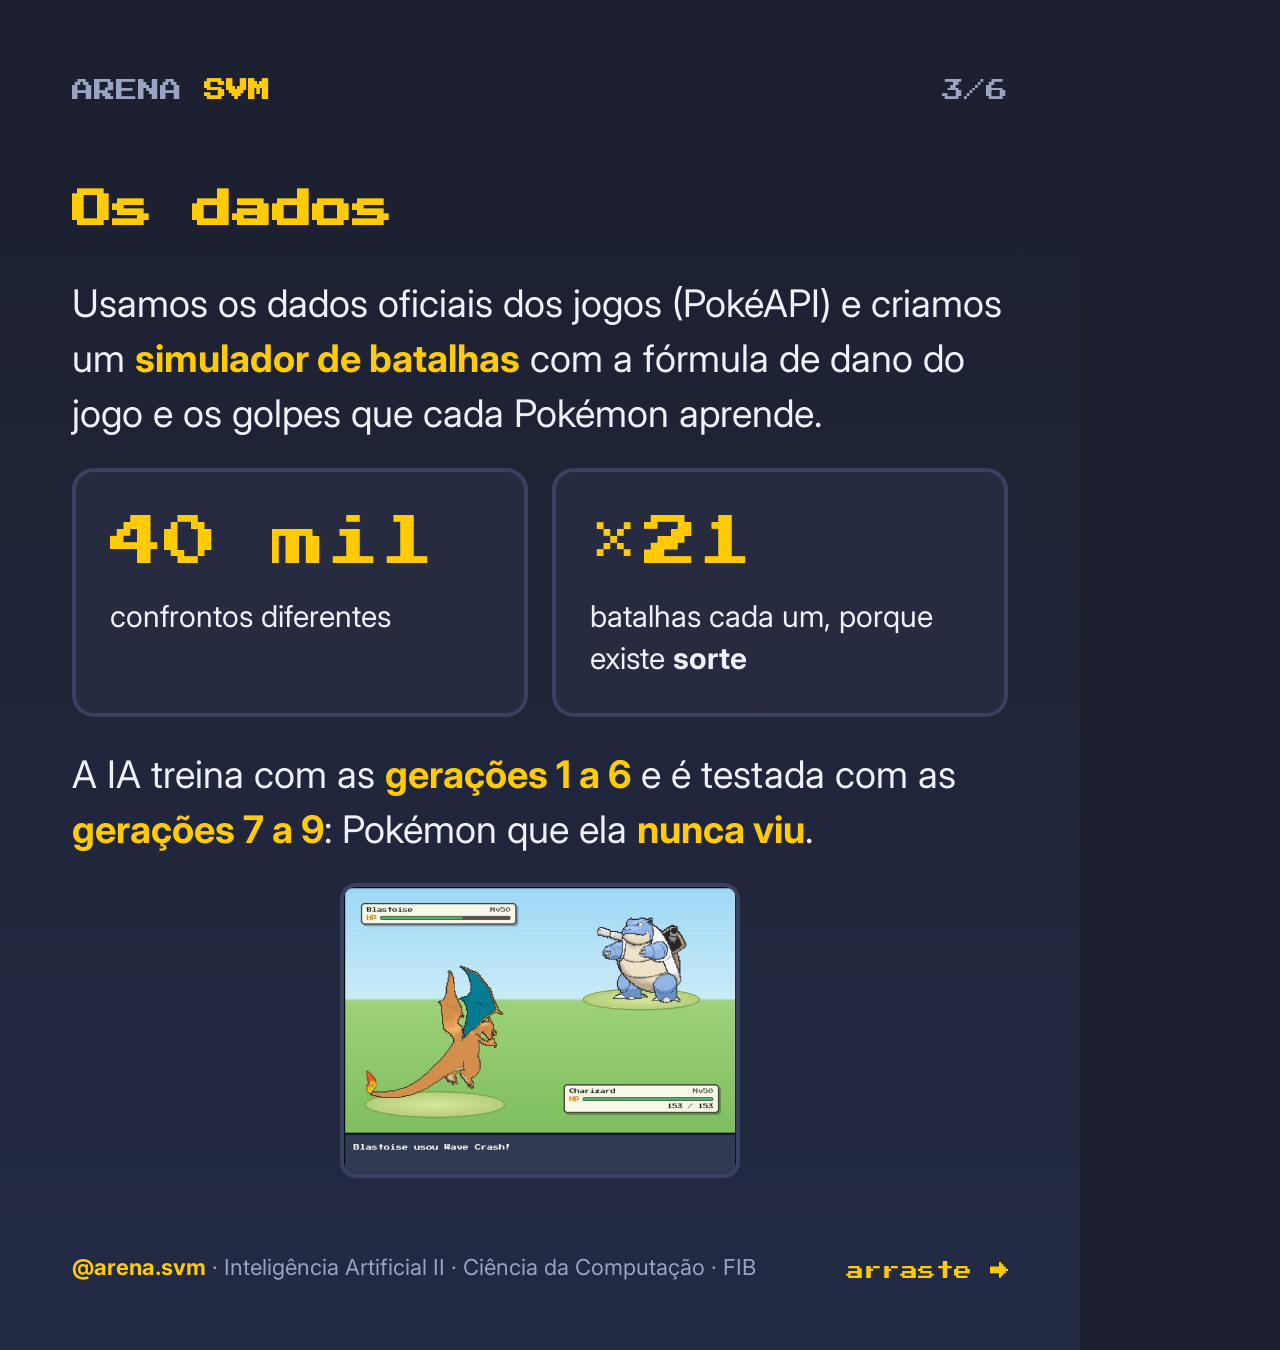
<file: docs/entregas/instagram/card_3.html>
<!doctype html><html lang="pt-BR"><head><meta charset="utf-8"><link href="https://fonts.googleapis.com/css2?family=Press+Start+2P&family=Inter:wght@400;600;700;800&display=swap" rel="stylesheet"><style>
:root { --fundo:#1b1f2e; --cartao:#262b3f; --borda:#3a4160; --texto:#eef1f8; --suave:#9aa3bf; --amarelo:#ffcb05;
        --azul:#3d7dca; --verde:#3fbf5f; --vermelho:#e2453c; --pixel:"Press Start 2P",monospace; }
* { box-sizing:border-box; margin:0; padding:0; }
body { font-family:Inter,system-ui,sans-serif; }
.px { font-family:var(--pixel); }
img.spr { image-rendering:pixelated; }

body { width:1080px; height:1350px; background:var(--fundo); color:var(--texto); overflow:hidden; }
.card { width:1080px; height:1350px; padding:80px 72px 70px; display:flex; flex-direction:column; position:relative;
        background:linear-gradient(180deg,#1b1f2e 0%,#232a44 100%); }
.topo { display:flex; justify-content:space-between; align-items:center; font-family:var(--pixel); font-size:22px; color:var(--suave); }
.topo b { color:var(--amarelo); }
h1 { font-family:var(--pixel); font-size:58px; line-height:1.6; margin:0 0 40px; }
h1 em { color:var(--amarelo); font-style:normal; }
h2 { font-family:var(--pixel); font-size:40px; line-height:1.6; margin:50px 0 34px; color:var(--amarelo); }
p { font-size:38px; line-height:1.45; margin-bottom:26px; }
p b, li b { color:var(--amarelo); }
.suave { color:var(--suave); }
.caixa { background:var(--cartao); border:4px solid var(--borda); border-radius:22px; padding:34px; }
.num { font-family:var(--pixel); font-size:54px; color:var(--amarelo); display:block; margin-bottom:14px; }
.grade { display:grid; grid-template-columns:1fr 1fr; gap:24px; }
.grade .caixa { font-size:30px; line-height:1.4; }
.miolo { flex:1; display:flex; flex-direction:column; justify-content:center; }
.miolo > h2:first-child, .miolo > h1:first-child { margin-top:0; }
.rodape { display:flex; justify-content:space-between; align-items:flex-end; font-size:22px; color:var(--suave); }
.rodape .px { font-size:18px; color:var(--amarelo); }
.vs { display:flex; align-items:flex-end; justify-content:center; gap:10px; margin:10px 0 0; }
.vs img { width:430px; height:430px; }
.vs span { font-family:var(--pixel); font-size:54px; color:var(--vermelho); padding-bottom:150px; }
</style></head>
<body><div class="card"><div class="topo"><span>ARENA <b>SVM</b></span><span>3/6</span></div><div class="miolo"><h2>Os dados</h2>
    <p>Usamos os dados oficiais dos jogos (PokéAPI) e criamos um <b>simulador de batalhas</b> com a fórmula de dano
       do jogo e os golpes que cada Pokémon aprende.</p>
    <div class="grade">
      <div class="caixa"><span class="num">40 mil</span>confrontos diferentes</div>
      <div class="caixa"><span class="num">×21</span>batalhas cada um, porque existe <b>sorte</b></div>
    </div>
    <p style="margin-top:30px">A IA treina com as <b>gerações 1 a 6</b> e é testada com as <b>gerações 7 a 9</b>:
       Pokémon que ela <b>nunca viu</b>.</p>
    <img src="../../img/arena_batalha.png" style="width:400px;align-self:center;border-radius:16px;border:4px solid var(--borda)"></div>
<div class="rodape"><span><b style="color:var(--amarelo)">@arena.svm</b> · Inteligência Artificial II · Ciência da Computação · FIB</span><span class="px">arraste →</span></div>
</div></body></html>
</file>
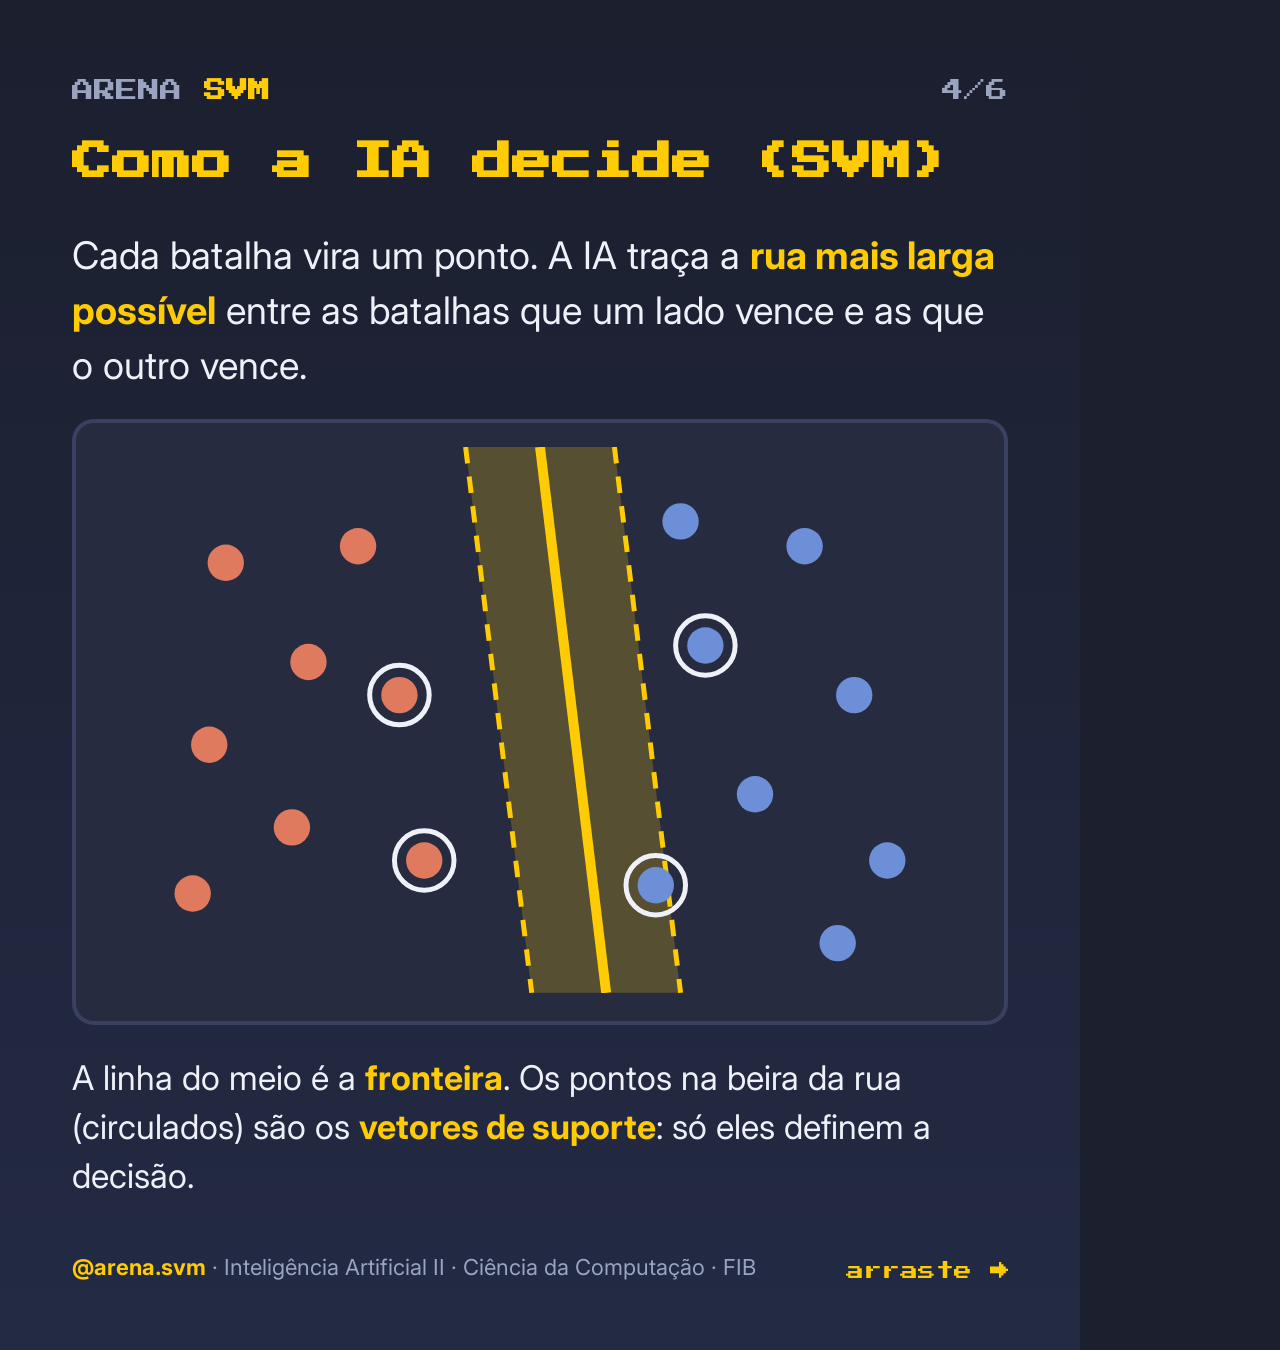
<file: docs/entregas/instagram/card_4.html>
<!doctype html><html lang="pt-BR"><head><meta charset="utf-8"><link href="https://fonts.googleapis.com/css2?family=Press+Start+2P&family=Inter:wght@400;600;700;800&display=swap" rel="stylesheet"><style>
:root { --fundo:#1b1f2e; --cartao:#262b3f; --borda:#3a4160; --texto:#eef1f8; --suave:#9aa3bf; --amarelo:#ffcb05;
        --azul:#3d7dca; --verde:#3fbf5f; --vermelho:#e2453c; --pixel:"Press Start 2P",monospace; }
* { box-sizing:border-box; margin:0; padding:0; }
body { font-family:Inter,system-ui,sans-serif; }
.px { font-family:var(--pixel); }
img.spr { image-rendering:pixelated; }

body { width:1080px; height:1350px; background:var(--fundo); color:var(--texto); overflow:hidden; }
.card { width:1080px; height:1350px; padding:80px 72px 70px; display:flex; flex-direction:column; position:relative;
        background:linear-gradient(180deg,#1b1f2e 0%,#232a44 100%); }
.topo { display:flex; justify-content:space-between; align-items:center; font-family:var(--pixel); font-size:22px; color:var(--suave); }
.topo b { color:var(--amarelo); }
h1 { font-family:var(--pixel); font-size:58px; line-height:1.6; margin:0 0 40px; }
h1 em { color:var(--amarelo); font-style:normal; }
h2 { font-family:var(--pixel); font-size:40px; line-height:1.6; margin:50px 0 34px; color:var(--amarelo); }
p { font-size:38px; line-height:1.45; margin-bottom:26px; }
p b, li b { color:var(--amarelo); }
.suave { color:var(--suave); }
.caixa { background:var(--cartao); border:4px solid var(--borda); border-radius:22px; padding:34px; }
.num { font-family:var(--pixel); font-size:54px; color:var(--amarelo); display:block; margin-bottom:14px; }
.grade { display:grid; grid-template-columns:1fr 1fr; gap:24px; }
.grade .caixa { font-size:30px; line-height:1.4; }
.miolo { flex:1; display:flex; flex-direction:column; justify-content:center; }
.miolo > h2:first-child, .miolo > h1:first-child { margin-top:0; }
.rodape { display:flex; justify-content:space-between; align-items:flex-end; font-size:22px; color:var(--suave); }
.rodape .px { font-size:18px; color:var(--amarelo); }
.vs { display:flex; align-items:flex-end; justify-content:center; gap:10px; margin:10px 0 0; }
.vs img { width:430px; height:430px; }
.vs span { font-family:var(--pixel); font-size:54px; color:var(--vermelho); padding-bottom:150px; }
</style></head>
<body><div class="card"><div class="topo"><span>ARENA <b>SVM</b></span><span>4/6</span></div><div class="miolo"><h2>Como a IA decide (SVM)</h2>
    <p>Cada batalha vira um ponto. A IA traça a <b>rua mais larga possível</b> entre as batalhas que um lado vence e as
       que o outro vence.</p>
    <div class="caixa" style="padding:24px 34px"><svg viewBox="0 0 520 330" width="100%" xmlns="http://www.w3.org/2000/svg">
      <polygon points="215,0 305,0 345,330 255,330" fill="#ffcb05" opacity=".22"/>
      <line x1="215" y1="0" x2="255" y2="330" stroke="#ffcb05" stroke-width="3" stroke-dasharray="10 8"/>
      <line x1="305" y1="0" x2="345" y2="330" stroke="#ffcb05" stroke-width="3" stroke-dasharray="10 8"/>
      <line x1="260" y1="0" x2="300" y2="330" stroke="#ffcb05" stroke-width="6"/><circle cx="70" cy="70" r="11" fill="#e07a5f"/><circle cx="120" cy="130" r="11" fill="#e07a5f"/><circle cx="60" cy="180" r="11" fill="#e07a5f"/><circle cx="150" cy="60" r="11" fill="#e07a5f"/><circle cx="110" cy="230" r="11" fill="#e07a5f"/><circle cx="175" cy="150" r="11" fill="#e07a5f"/><circle cx="175" cy="150" r="18" fill="none" stroke="#eef1f8" stroke-width="3"/><circle cx="50" cy="270" r="11" fill="#e07a5f"/><circle cx="190" cy="250" r="11" fill="#e07a5f"/><circle cx="190" cy="250" r="18" fill="none" stroke="#eef1f8" stroke-width="3"/><circle cx="420" cy="60" r="11" fill="#6c8fd8"/><circle cx="360" cy="120" r="11" fill="#6c8fd8"/><circle cx="360" cy="120" r="18" fill="none" stroke="#eef1f8" stroke-width="3"/><circle cx="450" cy="150" r="11" fill="#6c8fd8"/><circle cx="390" cy="210" r="11" fill="#6c8fd8"/><circle cx="470" cy="250" r="11" fill="#6c8fd8"/><circle cx="330" cy="265" r="11" fill="#6c8fd8"/><circle cx="330" cy="265" r="18" fill="none" stroke="#eef1f8" stroke-width="3"/><circle cx="440" cy="300" r="11" fill="#6c8fd8"/><circle cx="345" cy="45" r="11" fill="#6c8fd8"/></svg></div>
    <p style="margin-top:28px;font-size:34px">A linha do meio é a <b>fronteira</b>. Os pontos na beira da rua (circulados) são os
       <b>vetores de suporte</b>: só eles definem a decisão.</p></div>
<div class="rodape"><span><b style="color:var(--amarelo)">@arena.svm</b> · Inteligência Artificial II · Ciência da Computação · FIB</span><span class="px">arraste →</span></div>
</div></body></html>
</file>
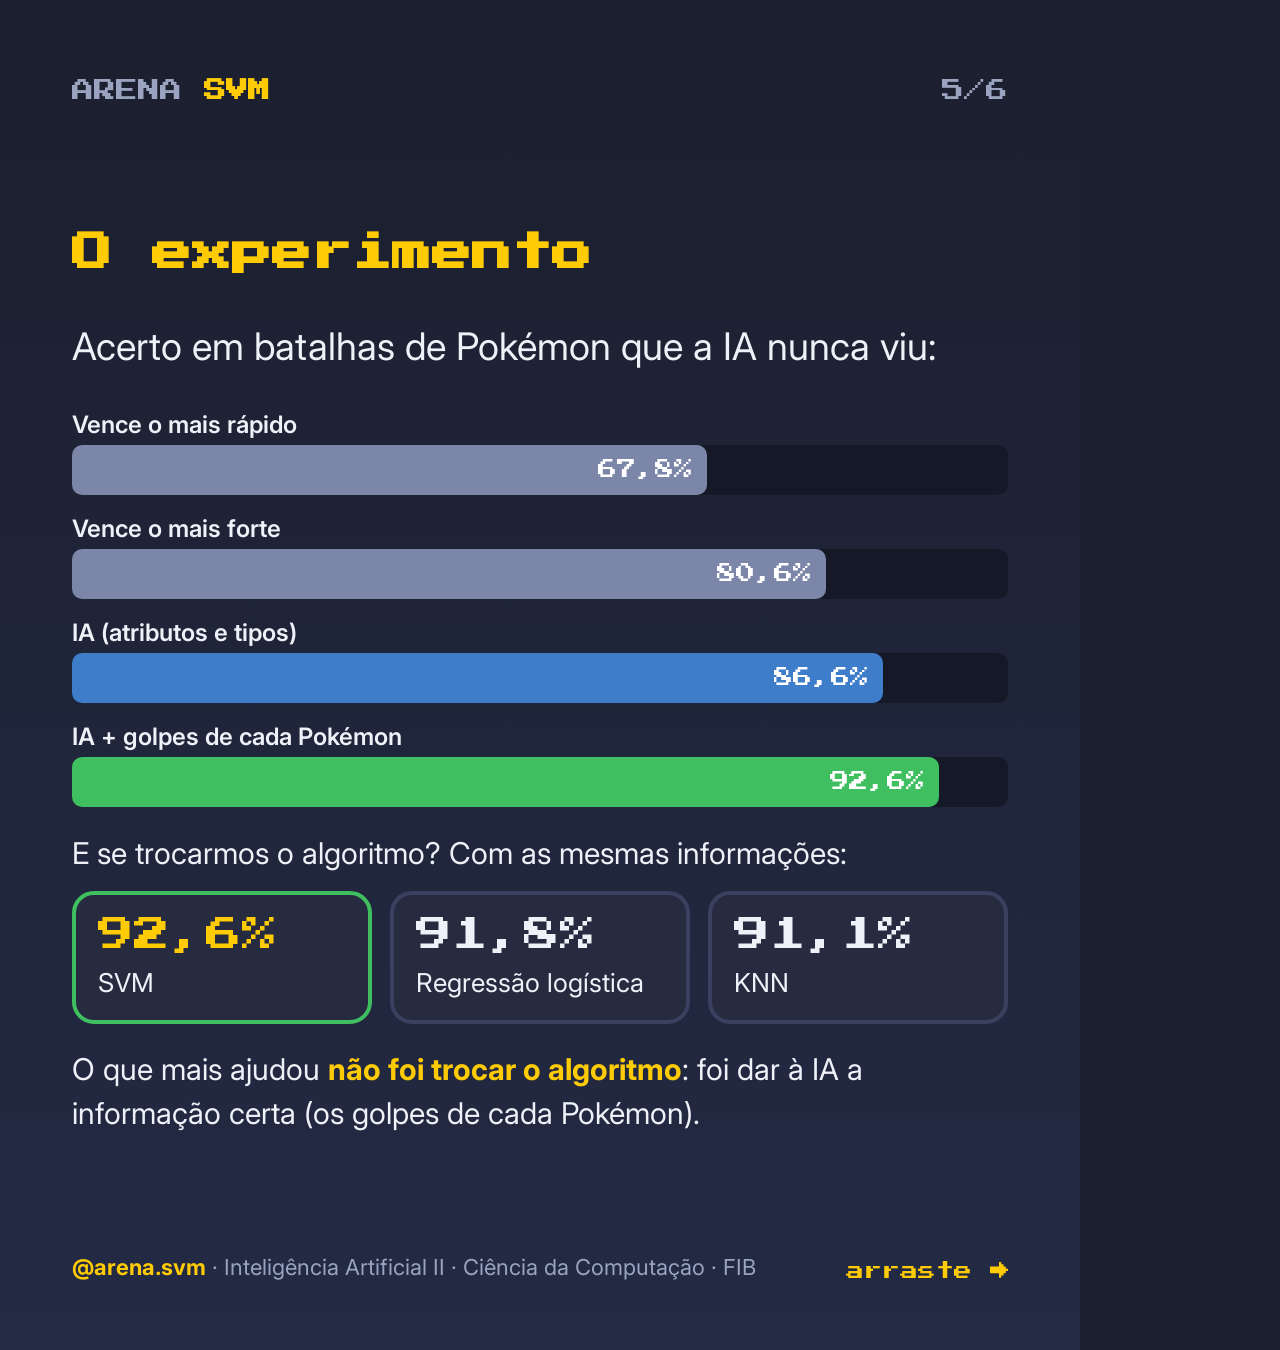
<file: docs/entregas/instagram/card_5.html>
<!doctype html><html lang="pt-BR"><head><meta charset="utf-8"><link href="https://fonts.googleapis.com/css2?family=Press+Start+2P&family=Inter:wght@400;600;700;800&display=swap" rel="stylesheet"><style>
:root { --fundo:#1b1f2e; --cartao:#262b3f; --borda:#3a4160; --texto:#eef1f8; --suave:#9aa3bf; --amarelo:#ffcb05;
        --azul:#3d7dca; --verde:#3fbf5f; --vermelho:#e2453c; --pixel:"Press Start 2P",monospace; }
* { box-sizing:border-box; margin:0; padding:0; }
body { font-family:Inter,system-ui,sans-serif; }
.px { font-family:var(--pixel); }
img.spr { image-rendering:pixelated; }

body { width:1080px; height:1350px; background:var(--fundo); color:var(--texto); overflow:hidden; }
.card { width:1080px; height:1350px; padding:80px 72px 70px; display:flex; flex-direction:column; position:relative;
        background:linear-gradient(180deg,#1b1f2e 0%,#232a44 100%); }
.topo { display:flex; justify-content:space-between; align-items:center; font-family:var(--pixel); font-size:22px; color:var(--suave); }
.topo b { color:var(--amarelo); }
h1 { font-family:var(--pixel); font-size:58px; line-height:1.6; margin:0 0 40px; }
h1 em { color:var(--amarelo); font-style:normal; }
h2 { font-family:var(--pixel); font-size:40px; line-height:1.6; margin:50px 0 34px; color:var(--amarelo); }
p { font-size:38px; line-height:1.45; margin-bottom:26px; }
p b, li b { color:var(--amarelo); }
.suave { color:var(--suave); }
.caixa { background:var(--cartao); border:4px solid var(--borda); border-radius:22px; padding:34px; }
.num { font-family:var(--pixel); font-size:54px; color:var(--amarelo); display:block; margin-bottom:14px; }
.grade { display:grid; grid-template-columns:1fr 1fr; gap:24px; }
.grade .caixa { font-size:30px; line-height:1.4; }
.miolo { flex:1; display:flex; flex-direction:column; justify-content:center; }
.miolo > h2:first-child, .miolo > h1:first-child { margin-top:0; }
.rodape { display:flex; justify-content:space-between; align-items:flex-end; font-size:22px; color:var(--suave); }
.rodape .px { font-size:18px; color:var(--amarelo); }
.vs { display:flex; align-items:flex-end; justify-content:center; gap:10px; margin:10px 0 0; }
.vs img { width:430px; height:430px; }
.vs span { font-family:var(--pixel); font-size:54px; color:var(--vermelho); padding-bottom:150px; }
</style></head>
<body><div class="card"><div class="topo"><span>ARENA <b>SVM</b></span><span>5/6</span></div><div class="miolo"><h2>O experimento</h2>
    <p>Acerto em batalhas de Pokémon que a IA nunca viu:</p>
    <div style="margin:10px 0 0"><div style="margin-bottom:19.0px">
          <div style="font-size:24px;font-weight:600;color:#eef1f8;margin-bottom:6px">Vence o mais rápido</div>
          <div style="background:#151927;border-radius:10px;height:50px;position:relative">
            <div style="width:67.8%;height:100%;background:#7c86a8;border-radius:10px;display:flex;align-items:center;
                 justify-content:flex-end;padding-right:14px;font-family:var(--pixel);font-size:19.200000000000003px;color:#fff">
              67,8%</div></div></div><div style="margin-bottom:19.0px">
          <div style="font-size:24px;font-weight:600;color:#eef1f8;margin-bottom:6px">Vence o mais forte</div>
          <div style="background:#151927;border-radius:10px;height:50px;position:relative">
            <div style="width:80.6%;height:100%;background:#7c86a8;border-radius:10px;display:flex;align-items:center;
                 justify-content:flex-end;padding-right:14px;font-family:var(--pixel);font-size:19.200000000000003px;color:#fff">
              80,6%</div></div></div><div style="margin-bottom:19.0px">
          <div style="font-size:24px;font-weight:600;color:#eef1f8;margin-bottom:6px">IA (atributos e tipos)</div>
          <div style="background:#151927;border-radius:10px;height:50px;position:relative">
            <div style="width:86.6%;height:100%;background:#3d7dca;border-radius:10px;display:flex;align-items:center;
                 justify-content:flex-end;padding-right:14px;font-family:var(--pixel);font-size:19.200000000000003px;color:#fff">
              86,6%</div></div></div><div style="margin-bottom:19.0px">
          <div style="font-size:24px;font-weight:600;color:#eef1f8;margin-bottom:6px">IA + golpes de cada Pokémon</div>
          <div style="background:#151927;border-radius:10px;height:50px;position:relative">
            <div style="width:92.6%;height:100%;background:#3fbf5f;border-radius:10px;display:flex;align-items:center;
                 justify-content:flex-end;padding-right:14px;font-family:var(--pixel);font-size:19.200000000000003px;color:#fff">
              92,6%</div></div></div></div>
    <p style="font-size:30px;margin:6px 0 16px">E se trocarmos o algoritmo? Com as mesmas informações:</p>
    <div style="display:grid;grid-template-columns:1fr 1fr 1fr;gap:18px">
      <div class="caixa" style="padding:22px;border-color:var(--verde)"><span class="num" style="font-size:36px">92,6%</span><span style="font-size:26px">SVM</span></div>
      <div class="caixa" style="padding:22px"><span class="num" style="font-size:36px;color:var(--texto)">91,8%</span><span style="font-size:26px">Regressão logística</span></div>
      <div class="caixa" style="padding:22px"><span class="num" style="font-size:36px;color:var(--texto)">91,1%</span><span style="font-size:26px">KNN</span></div>
    </div>
    <p style="font-size:30px;margin:24px 0 0">O que mais ajudou <b>não foi trocar o algoritmo</b>: foi dar à IA a informação certa
       (os golpes de cada Pokémon).</p></div>
<div class="rodape"><span><b style="color:var(--amarelo)">@arena.svm</b> · Inteligência Artificial II · Ciência da Computação · FIB</span><span class="px">arraste →</span></div>
</div></body></html>
</file>
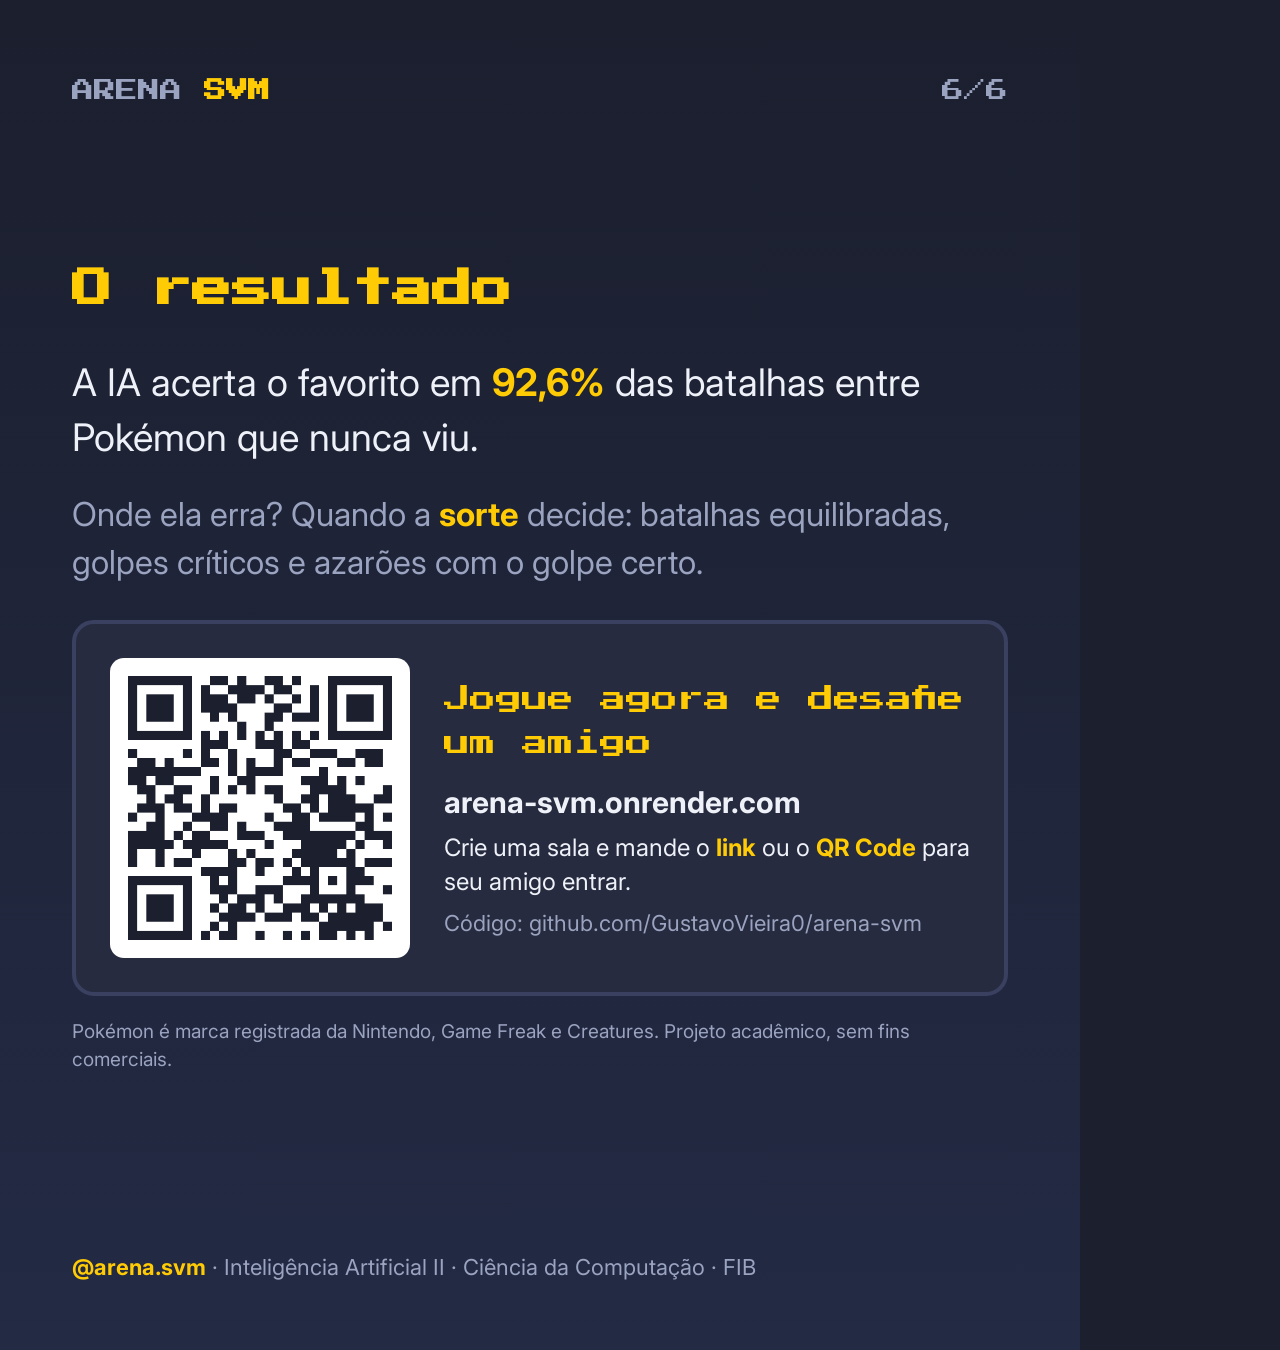
<file: docs/entregas/instagram/card_6.html>
<!doctype html><html lang="pt-BR"><head><meta charset="utf-8"><link href="https://fonts.googleapis.com/css2?family=Press+Start+2P&family=Inter:wght@400;600;700;800&display=swap" rel="stylesheet"><style>
:root { --fundo:#1b1f2e; --cartao:#262b3f; --borda:#3a4160; --texto:#eef1f8; --suave:#9aa3bf; --amarelo:#ffcb05;
        --azul:#3d7dca; --verde:#3fbf5f; --vermelho:#e2453c; --pixel:"Press Start 2P",monospace; }
* { box-sizing:border-box; margin:0; padding:0; }
body { font-family:Inter,system-ui,sans-serif; }
.px { font-family:var(--pixel); }
img.spr { image-rendering:pixelated; }

body { width:1080px; height:1350px; background:var(--fundo); color:var(--texto); overflow:hidden; }
.card { width:1080px; height:1350px; padding:80px 72px 70px; display:flex; flex-direction:column; position:relative;
        background:linear-gradient(180deg,#1b1f2e 0%,#232a44 100%); }
.topo { display:flex; justify-content:space-between; align-items:center; font-family:var(--pixel); font-size:22px; color:var(--suave); }
.topo b { color:var(--amarelo); }
h1 { font-family:var(--pixel); font-size:58px; line-height:1.6; margin:0 0 40px; }
h1 em { color:var(--amarelo); font-style:normal; }
h2 { font-family:var(--pixel); font-size:40px; line-height:1.6; margin:50px 0 34px; color:var(--amarelo); }
p { font-size:38px; line-height:1.45; margin-bottom:26px; }
p b, li b { color:var(--amarelo); }
.suave { color:var(--suave); }
.caixa { background:var(--cartao); border:4px solid var(--borda); border-radius:22px; padding:34px; }
.num { font-family:var(--pixel); font-size:54px; color:var(--amarelo); display:block; margin-bottom:14px; }
.grade { display:grid; grid-template-columns:1fr 1fr; gap:24px; }
.grade .caixa { font-size:30px; line-height:1.4; }
.miolo { flex:1; display:flex; flex-direction:column; justify-content:center; }
.miolo > h2:first-child, .miolo > h1:first-child { margin-top:0; }
.rodape { display:flex; justify-content:space-between; align-items:flex-end; font-size:22px; color:var(--suave); }
.rodape .px { font-size:18px; color:var(--amarelo); }
.vs { display:flex; align-items:flex-end; justify-content:center; gap:10px; margin:10px 0 0; }
.vs img { width:430px; height:430px; }
.vs span { font-family:var(--pixel); font-size:54px; color:var(--vermelho); padding-bottom:150px; }
</style></head>
<body><div class="card"><div class="topo"><span>ARENA <b>SVM</b></span><span>6/6</span></div><div class="miolo"><h2>O resultado</h2>
    <p>A IA acerta o favorito em <b>92,6%</b> das batalhas entre Pokémon que nunca viu.</p>
    <p class="suave" style="font-size:33px">Onde ela erra? Quando a <b>sorte</b> decide: batalhas equilibradas, golpes críticos e
       azarões com o golpe certo.</p>
    <div class="caixa" style="display:flex;gap:34px;align-items:center;margin-top:8px">
      <img src="../../img/qr_jogo.png" style="width:300px;height:300px;border-radius:14px">
      <div><div class="px" style="font-size:26px;line-height:1.7;color:var(--amarelo)">Jogue agora e desafie um amigo</div>
        <p style="font-size:30px;margin:16px 0 6px;font-weight:700">arena-svm.onrender.com</p>
        <p style="font-size:24px;margin:0 0 8px">Crie uma sala e mande o <b>link</b> ou o <b>QR Code</b> para seu amigo entrar.</p>
        <p class="suave" style="font-size:22px;margin:0">Código: github.com/GustavoVieira0/arena-svm</p></div>
    </div>
    <p class="suave" style="font-size:19px;margin-top:22px">Pokémon é marca registrada da Nintendo, Game Freak e Creatures. Projeto acadêmico, sem fins comerciais.</p></div>
<div class="rodape"><span><b style="color:var(--amarelo)">@arena.svm</b> · Inteligência Artificial II · Ciência da Computação · FIB</span><span class="px"></span></div>
</div></body></html>
</file>
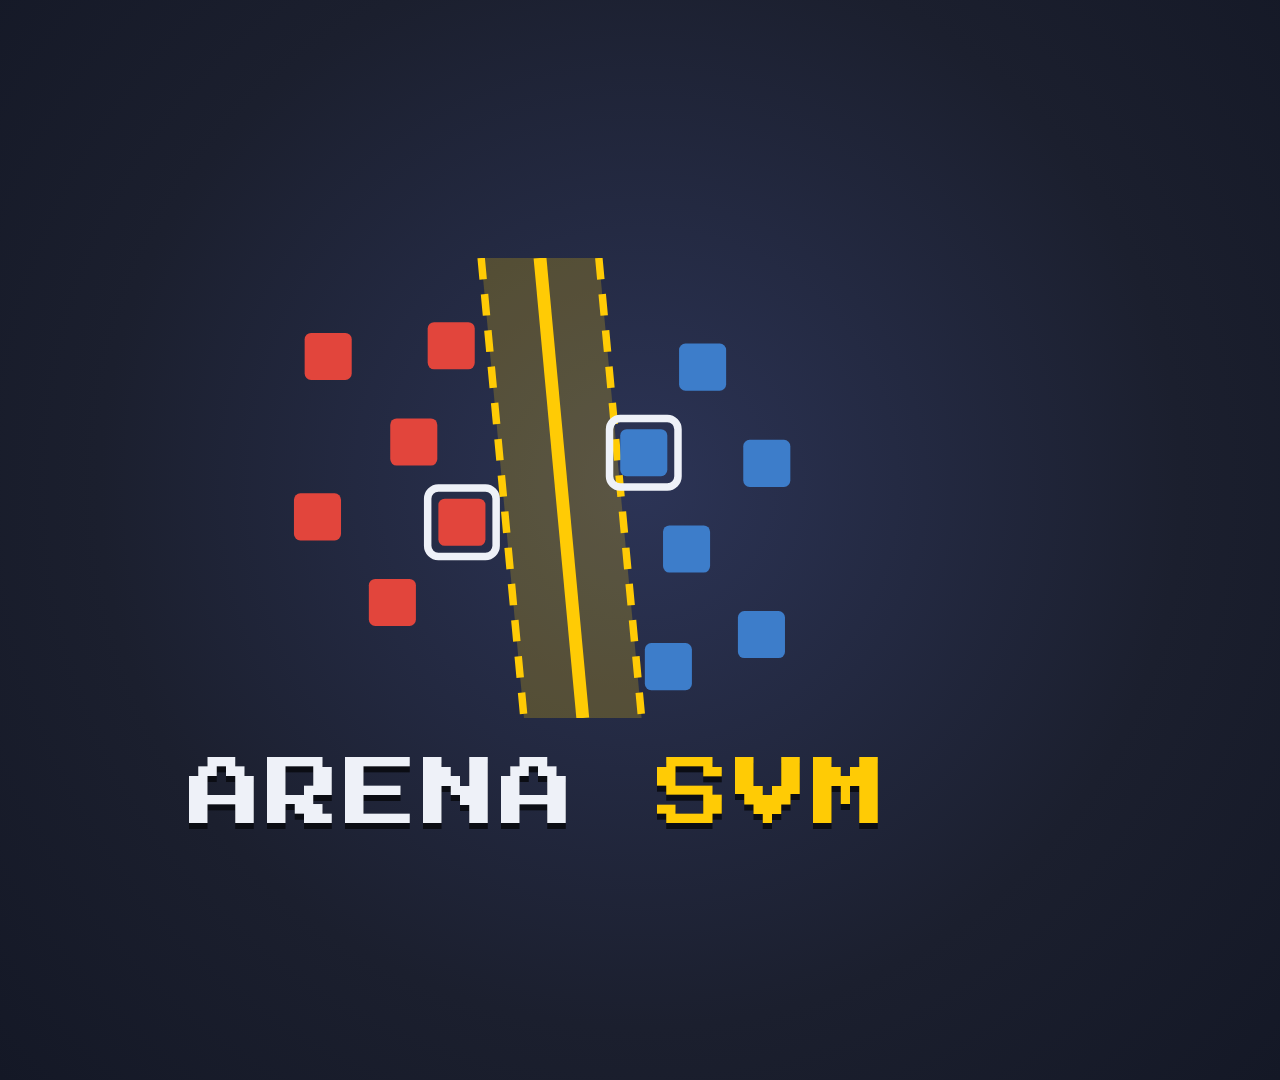
<file: docs/entregas/instagram/perfil.html>
<!doctype html><html lang="pt-BR"><head><meta charset="utf-8">
<link href="https://fonts.googleapis.com/css2?family=Press+Start+2P&display=swap" rel="stylesheet">
<style>
  * { margin:0; padding:0; box-sizing:border-box; }
  body { width:1080px; height:1080px; overflow:hidden;
         background: radial-gradient(circle at 50% 45%, #2c3456 0%, #1b1f2e 62%, #141826 100%);
         display:flex; flex-direction:column; align-items:center; justify-content:center; font-family:"Press Start 2P",monospace; }
  /* tudo dentro do círculo central (o Instagram recorta a foto em círculo) */
  .simbolo { width:600px; height:460px; margin-top:10px; }
  .nome { font-size:74px; color:#eef1f8; letter-spacing:4px; margin-top:40px; text-shadow:0 6px 0 #0b0d14; }
  .nome b { color:#ffcb05; font-weight:normal; }
</style></head><body>
<svg class="simbolo" viewBox="0 0 560 430" xmlns="http://www.w3.org/2000/svg">
  <!-- "rua" (margem) do SVM -->
  <polygon points="225,0 335,0 375,430 265,430" fill="#ffcb05" opacity=".22"/>
  <line x1="225" y1="0" x2="265" y2="430" stroke="#ffcb05" stroke-width="7" stroke-dasharray="20 14"/>
  <line x1="335" y1="0" x2="375" y2="430" stroke="#ffcb05" stroke-width="7" stroke-dasharray="20 14"/>
  <line x1="280" y1="0" x2="320" y2="430" stroke="#ffcb05" stroke-width="12"/>
  <!-- grupo A (vermelho) e grupo B (azul), em "pixels" -->
  <g fill="#e2453c">
    <rect x="60" y="70" width="44" height="44" rx="6"/><rect x="140" y="150" width="44" height="44" rx="6"/>
    <rect x="50" y="220" width="44" height="44" rx="6"/><rect x="120" y="300" width="44" height="44" rx="6"/>
    <rect x="175" y="60" width="44" height="44" rx="6"/>
  </g>
  <g fill="#3d7dca">
    <rect x="410" y="80" width="44" height="44" rx="6"/><rect x="470" y="170" width="44" height="44" rx="6"/>
    <rect x="395" y="250" width="44" height="44" rx="6"/><rect x="465" y="330" width="44" height="44" rx="6"/>
    <rect x="378" y="360" width="44" height="44" rx="6"/>
  </g>
  <!-- vetores de suporte (na beira da rua) -->
  <g fill="none" stroke="#eef1f8" stroke-width="7">
    <rect x="175" y="215" width="64" height="64" rx="10"/><rect x="345" y="150" width="64" height="64" rx="10"/>
  </g>
  <rect x="185" y="225" width="44" height="44" rx="6" fill="#e2453c"/>
  <rect x="355" y="160" width="44" height="44" rx="6" fill="#3d7dca"/>
</svg>
<div class="nome">ARENA <b>SVM</b></div>
</body></html>
</file>
